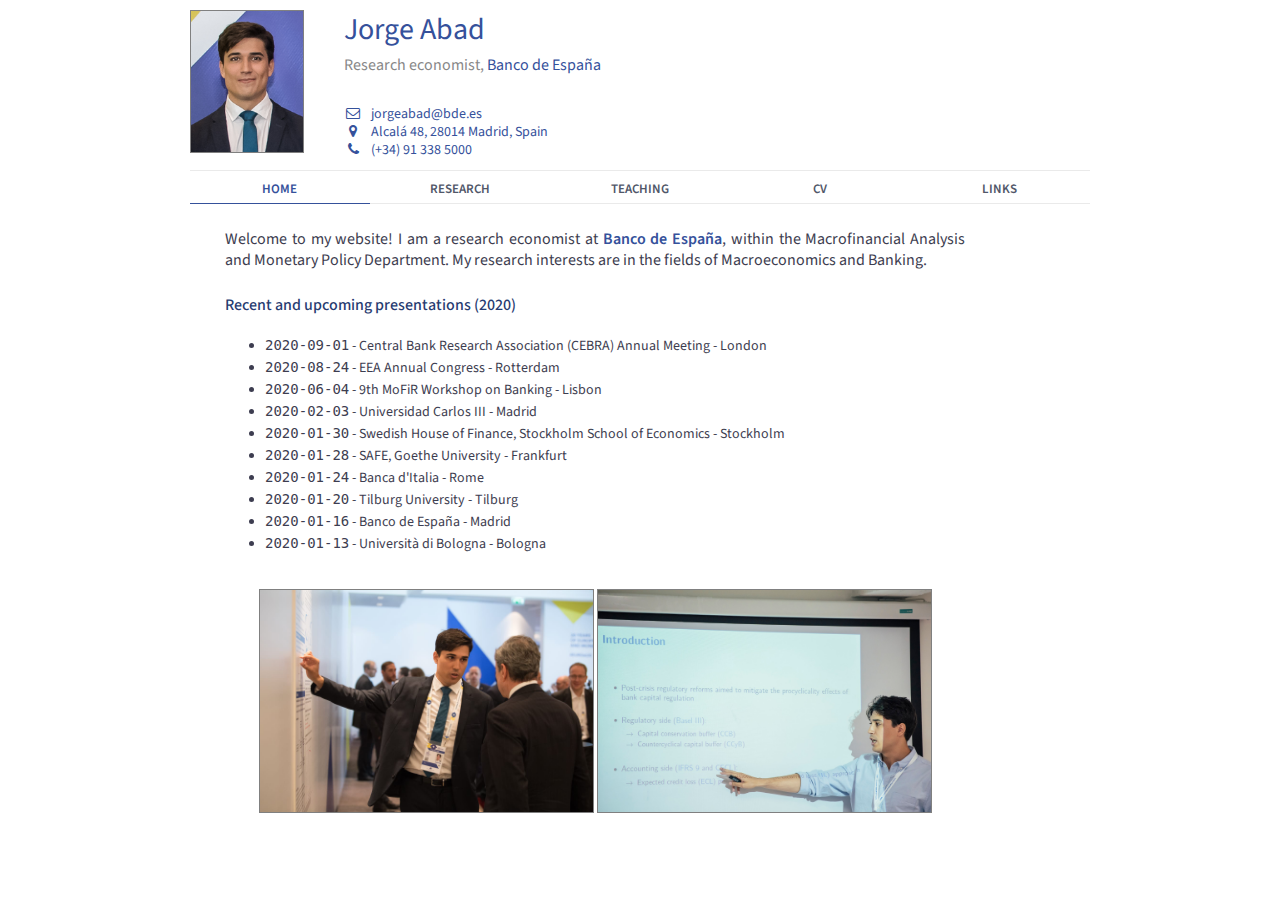
<file: index.html>
<!DOCTYPE html>
<html lang="en">

<head>
  <!-- Global site tag (gtag.js) -->
  <script async   src="https://www.googletagmanager.com/gtag/js?id=UA-111677767-1"></script>
  <script>
  window.dataLayer = window.dataLayer || [];
  function gtag(){dataLayer.push(arguments);}
  gtag('js', new Date());

  gtag('config', 'UA-111677767-1');
  </script>

  <meta charset="UTF-8">
  <meta http-equiv="X-UA-Compatible" content="IE=edge">
  <meta name="viewport" content="width=device-width, initial-scale=1">

  <title>Jorge Abad - Home</title>
  <meta name="author" content="Jorge Abad">
  <meta name="description" content="Personal website of Jorge Abad, Research Economist at Banco de España">

  <!-- favicon -->
  <link href="favicon.ico" rel=icon>

  <!-- web-fonts -->
  <link href="https://fonts.googleapis.com/css?family=Source+Sans+Pro&display=swap" rel="stylesheet">

  <!-- Font Awesome -->
  <link rel="stylesheet" href="assets/icons/font-awesome-4.7.0/css/font-awesome.min.css">

  <!-- CSS stylesheet -->
  <link rel="stylesheet" href="css/style_2020.css">
</head>

<body>
  <div class="main-wrapper">

    <!-- Header -->
    <div class="header">
      <div class="picture">
        <img src="img\profile.png" alt="" width="112" style="border:1px solid gray;margin:0px">
      </div>

      <div class="header-title"><h1>Jorge Abad</h1></div>
      <div class="header-subtitle"><h2>Research economist, <a href="https://www.bde.es/bde/en/" target="_blank">Banco de España</a></h1></div>

        <!-- Contact info -->
        <div class="contact">
          <ul>
            <li><a href="mailto:jorgeabad@bde.es" target="_blank"><i class="fa fa-envelope-o fa-fw" aria-hidden="true"></i>&nbsp;&nbsp; jorgeabad@bde.es</a></li>
            <li><a href="https://goo.gl/maps/ozuDy9U6jLhQvBno6" target="_blank"><i class="fa fa-map-marker fa-fw" aria-hidden="true"></i>&nbsp;&nbsp; Alcalá 48, 28014 Madrid, Spain</a></li>
            <li><a href="tel:+34913385000" target="_blank"><i class="fa fa-phone fa-fw" aria-hidden="true"></i>&nbsp;&nbsp; (+34) 91 338 5000</a></li>
          </ul>
        </div>
      </div>

    <!-- Navigation bar -->
    <div class="topnav">
      <a class="current" href="index.html">Home</a>
      <a href="research.html">Research</a>
      <a href="teaching.html">Teaching</a>
      <a href="cv.html">CV</a>
      <a href="links.html">Links</a>
    </div>

    <div class="home main-col">
      <div class="grid-container">
        <div class="col-main">
          Welcome to my website! I am a research economist at <a href="https://www.bde.es/bde/en/" target="_blank">Banco de España</a>, within the Macrofinancial Analysis and Monetary Policy Department. My research interests are in the fields of Macroeconomics and Banking.

        <div class="talks"><h3>Recent and upcoming presentations (2020)</h3>
          <ul>
            <li><date-font>2020-09-01</date-font> - Central Bank Research Association (CEBRA) Annual Meeting - London</li>
            <li><date-font>2020-08-24</date-font> - EEA Annual Congress - Rotterdam</li>
            <li><date-font>2020-06-04</date-font> - 9th MoFiR Workshop on Banking - Lisbon</li>
            <li><date-font>2020-02-03</date-font> - Universidad Carlos III - Madrid</li>
            <li><date-font>2020-01-30</date-font> - Swedish House of Finance, Stockholm School of Economics - Stockholm</li>
            <li><date-font>2020-01-28</date-font> - SAFE, Goethe University - Frankfurt</li>
            <li><date-font>2020-01-24</date-font> - Banca d'Italia - Rome</li>
            <li><date-font>2020-01-20</date-font> - Tilburg University - Tilburg</li>
            <li><date-font>2020-01-16</date-font> - Banco de España - Madrid</li>
            <li><date-font>2020-01-13</date-font> - Università di Bologna - Bologna</li>
          </ul>
        <div class="photos">
          <img src="img\sintra.jpg" alt="" width="45%" style="float:center; border:1px solid gray;margin:0px">
          <img src="img\ff.jpg" alt="" width="45%" style="float:center; border:1px solid gray;margin:0px">
        </div>
      </div>

        </div>
        </div>
      </div>

      </div>


    <!-- Footer -->

  </div>

</body>

</html>
</file>
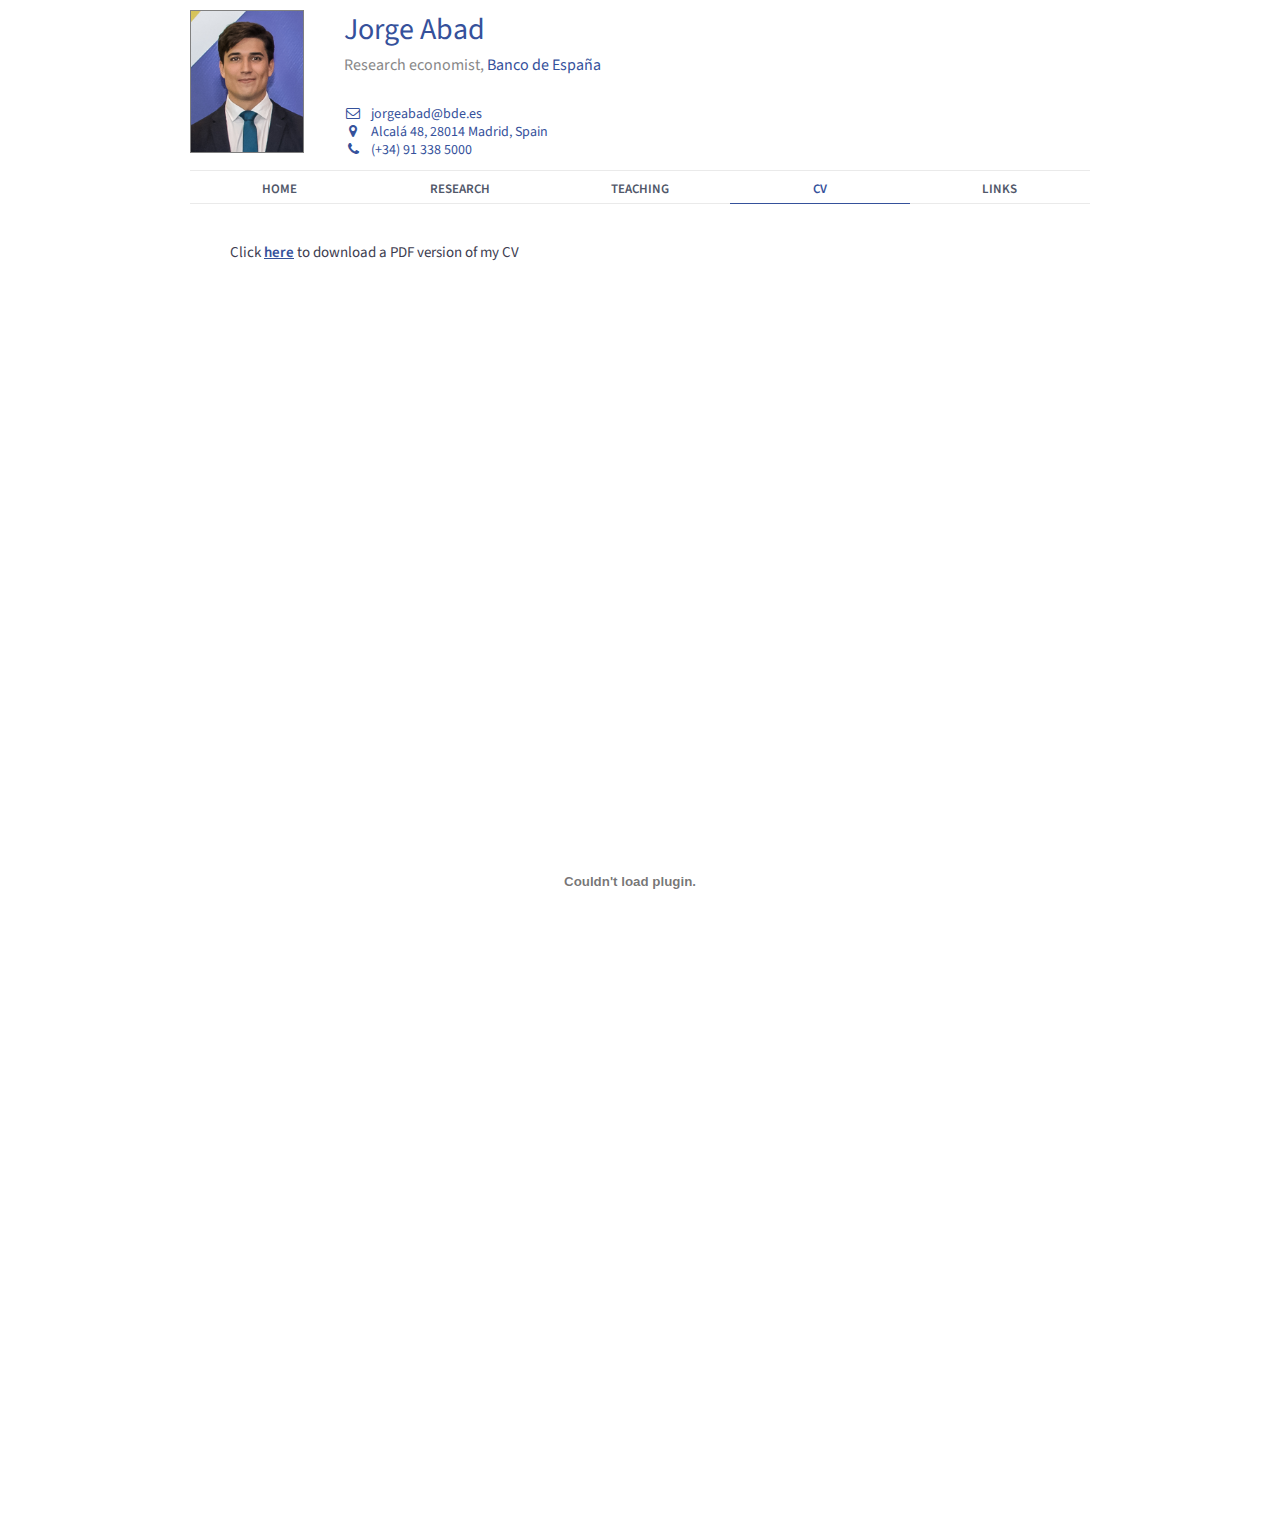
<file: cv.html>
<!DOCTYPE html>
<html lang="en">

<head>
  <!-- Global site tag (gtag.js) -->
  <script async   src="https://www.googletagmanager.com/gtag/js?id=UA-111677767-1"></script>
  <script>
  window.dataLayer = window.dataLayer || [];
  function gtag(){dataLayer.push(arguments);}
  gtag('js', new Date());

  gtag('config', 'UA-111677767-1');
  </script>

  <meta charset="UTF-8">
  <meta http-equiv="X-UA-Compatible" content="IE=edge">
  <meta name="viewport" content="width=device-width, initial-scale=1">

  <title>Jorge Abad - CV</title>
  <meta name="author" content="Jorge Abad">
  <meta name="description" content="Personal website of Jorge Abad, Research Economist at Banco de España">

  <!-- favicon -->
  <link href="favicon.ico" rel=icon>

  <!-- web-fonts -->
  <link href="https://fonts.googleapis.com/css?family=Source+Sans+Pro&display=swap" rel="stylesheet">

  <!-- Font Awesome -->
  <link rel="stylesheet" href="assets/icons/font-awesome-4.7.0/css/font-awesome.min.css">

  <!-- CSS stylesheet -->
  <link rel="stylesheet" href="css/style_2020.css">
</head>

<body>
  <div class="main-wrapper">

    <!-- Header -->
    <div class="header">
      <div class="picture">
        <img src="img\profile.png" alt="" width="112" style="border:1px solid gray;margin:0px">
      </div>

      <div class="header-title"><h1>Jorge Abad</h1></div>
      <div class="header-subtitle"><h2>Research economist, <a href="https://www.bde.es/bde/en/" target="_blank">Banco de España</a></h1></div>

        <!-- Main column
        <div class="intro-col">
          Welcome to my website! I am a PhD student in Economics at <a href="http://www.cemfi.es" target="_blank">CEMFI</a> (Madrid). My research interests are in the fields of Macroeconomics and Banking.
         -->

        <!-- Contact info -->
        <div class="contact">
          <ul>
            <li><a href="mailto:jorgeabad@bde.es" target="_blank"><i class="fa fa-envelope-o fa-fw" aria-hidden="true"></i>&nbsp;&nbsp; jorgeabad@bde.es</a></li>
            <li><a href="https://goo.gl/maps/ozuDy9U6jLhQvBno6" target="_blank"><i class="fa fa-map-marker fa-fw" aria-hidden="true"></i>&nbsp;&nbsp; Alcalá 48, 28014 Madrid, Spain</a></li>
            <li><a href="tel:+34913385000" target="_blank"><i class="fa fa-phone fa-fw" aria-hidden="true"></i>&nbsp;&nbsp; (+34) 91 338 5000</a></li>
          </ul>
        </div>
      </div>

    <!-- Navigation bar -->
    <div class="topnav">
      <a href="index.html">Home</a>
      <a href="research.html">Research</a>
      <a href="teaching.html">Teaching</a>
      <a class="current" href="cv.html">CV</a>
      <a href="links.html">Links</a>
    </div>

    <!-- Main column -->
    <div class="cv main-col">
    <p>Click <a href="doc\cv\abad-cv.pdf" target="_blank"><b><u>here</u></b></a> to download a PDF version of my CV</p>
      <embed src="doc\cv\abad-cv.pdf" width="800px" height="1200px" />
    </div>

    <!-- Footer -->
    <div class="footer">
    </div>

  </div>

</body>

</html>
</file>
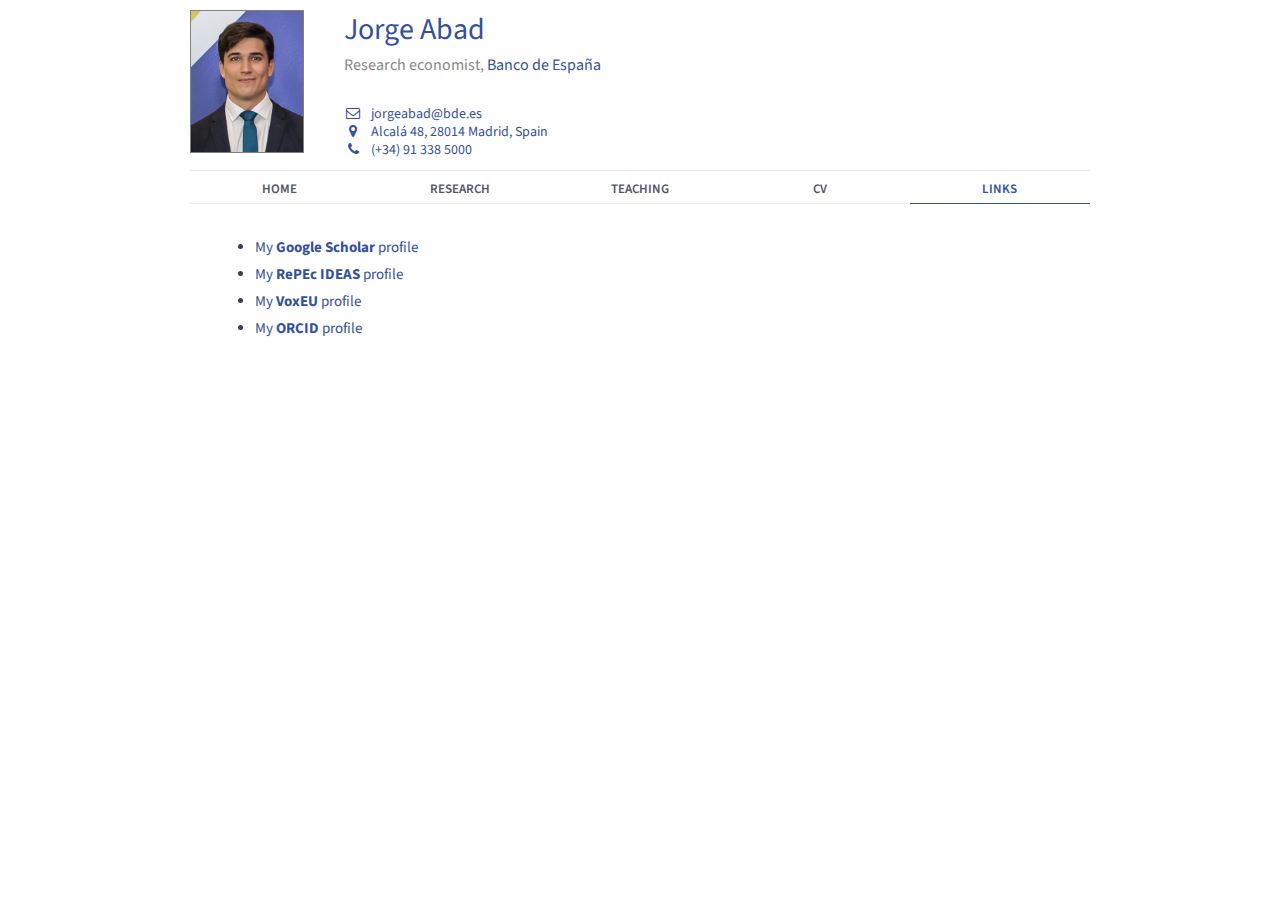
<file: links.html>
<!DOCTYPE html>
<html lang="en">

<head>

  <!-- Global site tag (gtag.js) -->
  <script async   src="https://www.googletagmanager.com/gtag/js?id=UA-111677767-1"></script>
  <script>
  window.dataLayer = window.dataLayer || [];
  function gtag(){dataLayer.push(arguments);}
  gtag('js', new Date());

  gtag('config', 'UA-111677767-1');
  </script>

  <meta charset="UTF-8">
  <meta http-equiv="X-UA-Compatible" content="IE=edge">
  <meta name="viewport" content="width=device-width, initial-scale=1">

  <title>Jorge Abad - Links</title>
  <meta name="author" content="Jorge Abad">
  <meta name="description" content="Personal website of Jorge Abad, Research Economist at Banco de España">

  <!-- favicon -->
  <link href="favicon.ico" rel=icon>

  <!-- web-fonts -->
  <link href="https://fonts.googleapis.com/css?family=Source+Sans+Pro&display=swap" rel="stylesheet">

  <!-- Font Awesome -->
  <link rel="stylesheet" href="assets/icons/font-awesome-4.7.0/css/font-awesome.min.css">

  <!-- CSS stylesheet -->
  <link rel="stylesheet" href="css/style_2020.css">
</head>

<body>
  <div class="main-wrapper">

    <!-- Header -->
    <div class="header">
      <div class="picture">
        <img src="img\profile.png" alt="" width="112" style="border:1px solid gray;margin:0px">
      </div>

      <div class="header-title"><h1>Jorge Abad</h1></div>
      <div class="header-subtitle"><h2>Research economist, <a href="https://www.bde.es/bde/en/" target="_blank">Banco de España</a></h1></div>

        <!-- Main column
        <div class="intro-col">
          Welcome to my website! I am a PhD student in Economics at <a href="http://www.cemfi.es" target="_blank">CEMFI</a> (Madrid). My research interests are in the fields of Macroeconomics and Banking.
         -->

         <!-- Contact info -->
         <div class="contact">
           <ul>
            <li><a href="mailto:jorgeabad@bde.es" target="_blank"><i class="fa fa-envelope-o fa-fw" aria-hidden="true"></i>&nbsp;&nbsp; jorgeabad@bde.es</a></li>
            <li><a href="https://goo.gl/maps/ozuDy9U6jLhQvBno6" target="_blank"><i class="fa fa-map-marker fa-fw" aria-hidden="true"></i>&nbsp;&nbsp; Alcalá 48, 28014 Madrid, Spain</a></li>
            <li><a href="tel:+34913385000" target="_blank"><i class="fa fa-phone fa-fw" aria-hidden="true"></i>&nbsp;&nbsp; (+34) 91 338 5000</a></li>
           </ul>
         </div>
      </div>

    <!-- Navigation bar -->
    <div class="topnav">
      <a href="index.html">Home</a>
      <a href="research.html">Research</a>
      <a href="teaching.html">Teaching</a>
      <a href="cv.html">CV</a>
      <a class="current" href="links.html">Links</a>
    </div>

    <!-- Main column -->
    <div class="links main-col">
      <!-- Links -->
        <ul>
          <li><a href="https://scholar.google.be/citations?user=i2DuKQEAAAAJ&hl=en" target="_blank">My <b>Google Scholar</b> profile</a></li>
          <li><a href="https://ideas.repec.org/f/pab367.html" target="_blank">My <b>RePEc IDEAS</b> profile</a></li>
          <li><a href="https://voxeu.org/users/jorge-abad" target="_blank">My <b>VoxEU</b> profile</a></li>
          <li><a href="https://orcid.org/0000-0002-4482-1463" target="_blank">My <b>ORCID</b> profile</a></li>
        </ul>
    </div>

    <!-- Footer -->
    <div class="footer">
    </div>

  </div>

</body>

</html>
</file>
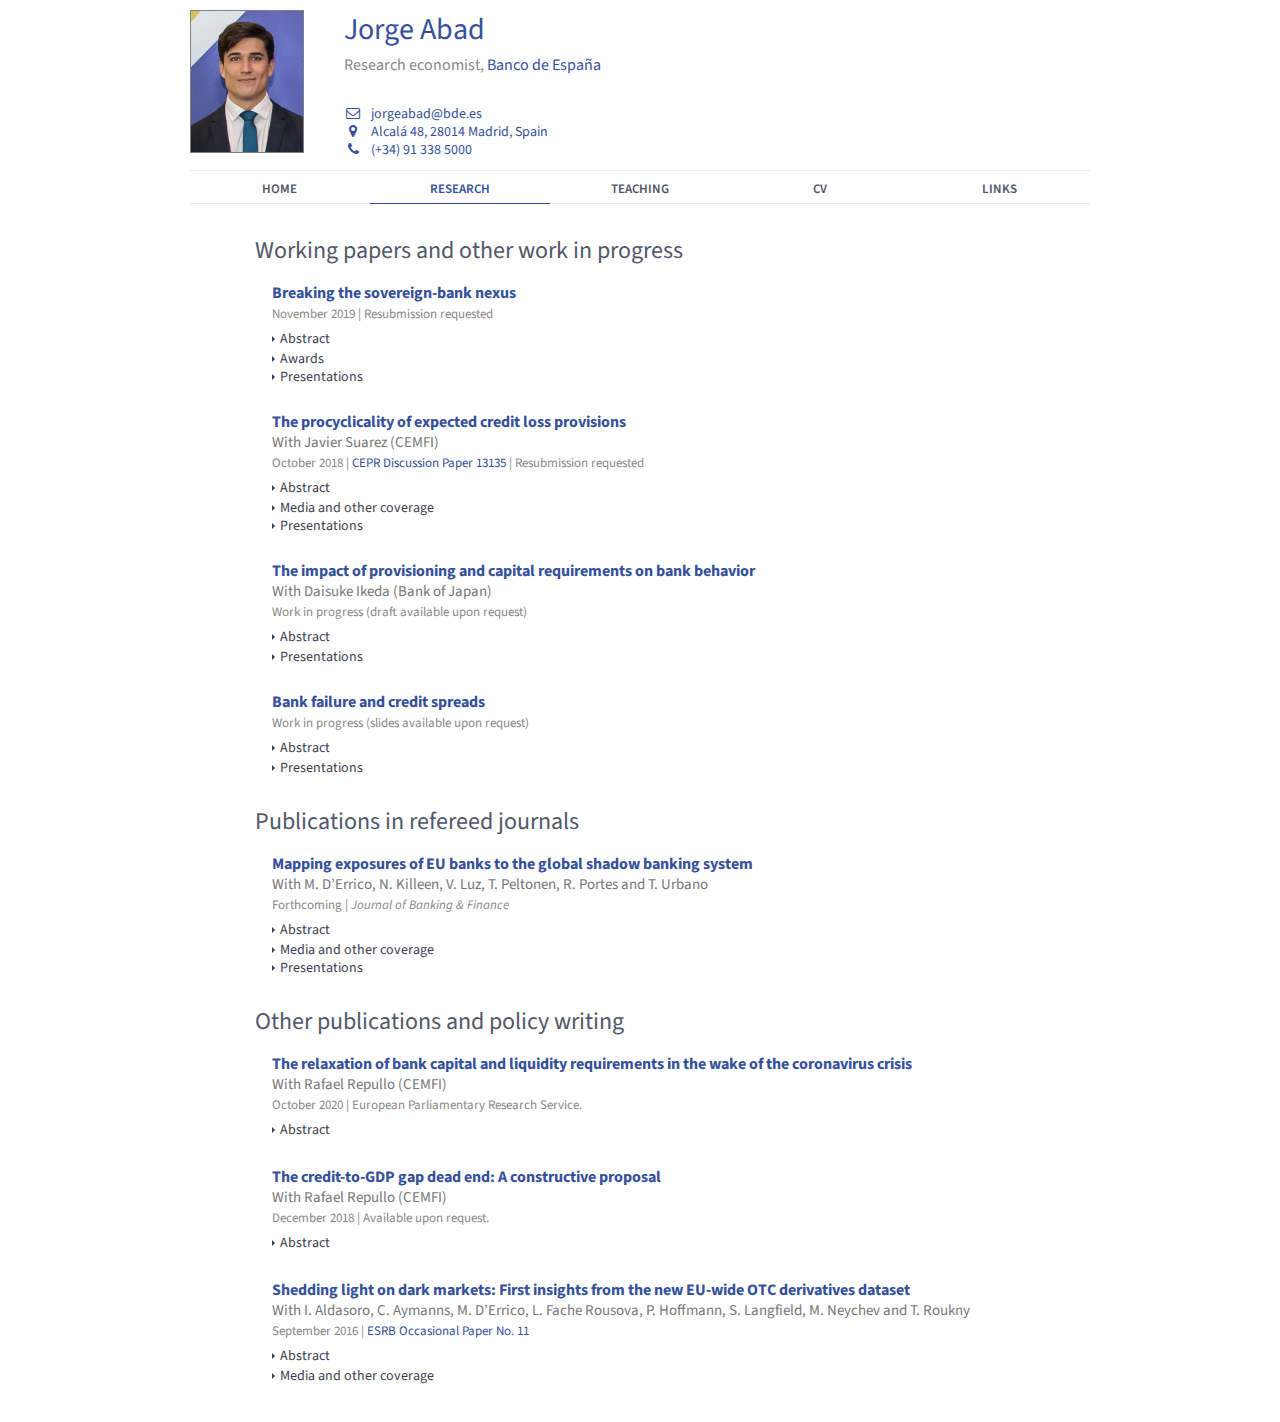
<file: research.html>
﻿<!DOCTYPE html>
<html lang="en">

<head>
  <!-- Global site tag (gtag.js) -->
  <script async   src="https://www.googletagmanager.com/gtag/js?id=UA-111677767-1"></script>
  <script>
  window.dataLayer = window.dataLayer || [];
  function gtag(){dataLayer.push(arguments);}
  gtag('js', new Date());

  gtag('config', 'UA-111677767-1');
  </script>

  <meta charset="UTF-8">
  <meta http-equiv="X-UA-Compatible" content="IE=edge">
  <meta name="viewport" content="width=device-width, initial-scale=1">

  <title>Jorge Abad - Research</title>
  <meta name="author" content="Jorge Abad">
  <meta name="description" content="Personal website of Jorge Abad, Research Economist at Banco de España">

  <!-- favicon -->
  <link href="favicon.ico" rel=icon>

  <!-- web-fonts -->
  <link href="https://fonts.googleapis.com/css?family=Source+Sans+Pro&display=swap" rel="stylesheet">

  <!-- Font Awesome -->
  <link rel="stylesheet" href="assets/icons/font-awesome-4.7.0/css/font-awesome.min.css">

  <!-- CSS stylesheet -->
  <link rel="stylesheet" href="css/style_2020.css">
</head>

<body>
  <div class="main-wrapper">

    <!-- Header -->
    <div class="header">
      <div class="picture">
        <img src="img\profile.png" alt="" width="112" style="border:1px solid gray;margin:0px">
      </div>

      <div class="header-title"><h1>Jorge Abad</h1></div>
      <div class="header-subtitle"><h2>Research economist, <a href="https://www.bde.es/bde/en/" target="_blank">Banco de España</a></h1></div>

        <!-- Main column
        <div class="intro-col">
          Welcome to my website! I am a PhD student in Economics at <a href="http://www.cemfi.es" target="_blank">CEMFI</a> (Madrid). My research interests are in the fields of Macroeconomics and Banking.
         -->

         <!-- Contact info -->
         <div class="contact">
           <ul>
            <li><a href="mailto:jorgeabad@bde.es" target="_blank"><i class="fa fa-envelope-o fa-fw" aria-hidden="true"></i>&nbsp;&nbsp; jorgeabad@bde.es</a></li>
            <li><a href="https://goo.gl/maps/ozuDy9U6jLhQvBno6" target="_blank"><i class="fa fa-map-marker fa-fw" aria-hidden="true"></i>&nbsp;&nbsp; Alcalá 48, 28014 Madrid, Spain</a></li>
            <li><a href="tel:+34913385000" target="_blank"><i class="fa fa-phone fa-fw" aria-hidden="true"></i>&nbsp;&nbsp; (+34) 91 338 5000</a></li>
           </ul>
         </div>
      </div>

    <!-- Navigation bar -->
    <div class="topnav">
      <a href="index.html">Home</a>
      <a class="current" href="research.html">Research</a>
      <a href="teaching.html">Teaching</a>
      <a href="cv.html">CV</a>
      <a href="links.html">Links</a>
    </div>

    <!-- Main column -->
    <div class="research res-main-col">

      <h2>Working papers and other work in progress</h2>
	  
      <div class="research-item">

        <h3><a href="doc\research\abad_sovereign_bank_nexus.pdf" target="_blank">Breaking the sovereign-bank nexus</a></h3>
		<div class="date">November 2019 | Resubmission requested</div>

   
		<div class="abstract">
          <div class="wrap-collabsible">
            <input id="col-abs-1" class="toggle" type="checkbox">
            <label for="col-abs-1" class="lbl-toggle">Abstract</label>
            <div class="collapsible-content">
              <div class="content-inner">
				This paper develops a quantitative dynamic general equilibrium model 
				that features endogenous bank failure and sovereign default risk. It 
				studies the feedback loop between sovereign and banking crises, and 
				evaluates the effectiveness of bank capital regulation in addressing
				it. In the model, bank failure contributes to an increase of sovereign
				default risk through the government bailout of bank creditors. Meanwhile, 
				holding high-yield risky sovereign bonds may be attractive to banks 
				protected by limited liability. By increasing banks' failure risk and 
				their funding costs, sovereign exposures hurt bank lending and contribute 
				to further contractions in aggregate economic activity. Capital requirements 
				shape banks' incentives to invest in sovereign debt. More stringent capital 
				regulation makes banks safer, weakening the sovereign-bank nexus. This comes 
				at the cost of constraining the overall supply of credit.
			  </div>
            </div>
          </div>
        </div>

		<div class="awards">
          <div class="wrap-collabsible">
            <input id="col-awd-1" class="toggle" type="checkbox">
            <label for="col-awd-1" class="lbl-toggle">Awards</label>
            <div class="collapsible-content">
              <div class="content-inner">
                <ul>
					<li><a href="https://www.unicreditgroup.eu/content/dam/unicreditgroup-eu/ucfoundation/WorkingPapers/2019/WP-129-EU-JMBPA-Abad.pdf#page=1" target="_blank"><b>2019 EEA Econ Job Market Best Paper Award, UniCredit Foundation (winner)</b></a></li>
					<li><a href="https://www.ecb.europa.eu/pub/conferences/ecbforum/previous_fora/2019/html/ye2019.en.html" target="_blank"><b>2019 ECB Forum Young Economists' Competition (finalist)</b></a></li>
					<li><a href="https://www.suerf.org/marjolin-prizes/1401/the-2019-suerf-marjolin-prize-winner" target="_blank"><b>2019 SUERF Marjolin Prize (winner)</b></a></li>
					<li><a href="" target="_blank"><b>2017 CEMFI Best Third Year Paper (winner)</b></a></li>
                </ul>
              </div>
            </div>
          </div>
        </div>

	
        <div class="presentations">
          <div class="wrap-collabsible">
            <input id="col-pres-1" class="toggle" type="checkbox">
            <label for="col-pres-1" class="lbl-toggle">Presentations</label>
            <div class="collapsible-content">
              <div class="content-inner">
                <ul>
                  <li>Central Bank Research Association (CEBRA) Annual Meeting (London, Sep 2020)</li>
                  <li>EEA Annual Congress (Rotterdam, Aug 2020)</li>
                  <li>9th MoFiR Workshop on Banking (Lisbon, Jun 2020)</li>
                  <li>Universidad Carlos III (Madrid, Feb 2020)</li>
                  <li>Swedish House of Finance, Stockholm School of Economics (Stockholm, Jan 2020)</li>
                  <li>SAFE, Goethe University (Frankfurt, Jan 2020)</li>
                  <li>Banca d'Italia (Rome, Jan 2020)</li>
                  <li>Tilburg University (Tilburg, Jan 2020)</li>
                  <li>Banco de España (Madrid, Jan 2020)</li>
                  <li>Università di Bologna (Bologna, Jan 2020)</li>
                  <li>ECB Conference on Fiscal Policy and EMU Governance (Frankfurt, Dec 2019)</li>
                  <li>European Winter Meeting of the Econometric Society (Rotterdam, Dec 2019)</li>
                  <li>Symposium of the Spanish Economic Association (SAEe) (Alicante, Dec 2019)</li>
                  <li>2nd CEPR Summer Conference on Financial Intermediation and Corporate Finance (Athens, Sep 2019)</li>
                  <li>ECB Forum on Central Banking (Sintra, Jun 2019)</li>
                  <li>Financial Intermediation Research Society (FIRS) PhD Job-Market Session (Savannah, May 2019)</li>
                  <li>New York University Student Macro Lunch (May 2019)</li>
                  <li>DebtCon3 Sovereign Debt Research and Management Conference (Georgetown University, Apr 2019)</li>
                  <li>34th SUERF-Banque de France Colloquium (Paris, March 2019)</li>
                  <li>17th Workshop on Macroeconomic Dynamics (EIEF-LUISS, Rome, Dec 2018)</li>
                  <li>DBB-SAFE-DIW-IWH Conference on Financial Cycles and Regulation (Bundesbank, Frankfurt, Nov 2018)</li>
                  <li>ESRB-European Central Bank (Frankfurt, Nov 2018)</li>
                  <li>Spanish National Securities Exchange Commission (CNMV, Madrid, Oct 2018)</li>
                  <li>XIII Conference on Financial Stability and Banking (Banco Central do Brasil, Sao Paulo, Oct 2018)</li>
                  <li>Deutsche Bundesbank seminar (Frankfurt, Sep 2018)</li>
                  <li>Bank of England seminar (London, Jul 2018)</li>
                  <li>7th Research Workshop in Financial Economics (University of Bonn, Jul 2018)</li>
                  <li>26th AEFIN Finance Forum (Universidad de Cantabria, Jul 2018)</li>
                  <li>AEFIN PhD Consortium (Santander Financial Institute, Jul 2018)</li>
                  <li>2nd CEPR Network on Macroeconomic Modelling and Model Comparison (Stanford University, Jun 2018)</li>
                  <li>3rd Conference on Financial Markets and Macroeconomic Performance (Goethe University, May 2018)</li>
                  <li>3rd CEPR Spring Symposium in Financial Economics (Imperial College London, Apr 2018)</li>
                  <li>ADEMU Conference on “Sovereign Debt in the 21st Century” (Toulouse School of Economics, Apr 2018)</li>
                  <li>Royal Economic Society (RES) Symposium of Junior Researchers (University of Sussex, Mar 2018)</li>
                  <li>Workshop on Nonlinear Models in Macroeconomics and Finance (Norges Bank, Oslo, Jan 2018)</li>
                </ul>
              </div>
            </div>
          </div>
        </div>
      </div>

	<div class="research-item">

        <h3><a href="doc/research/Abad-Suarez_paper_October_2018.pdf" target="_blank">The procyclicality of expected credit loss provisions</a></h3>
        <h4>With Javier Suarez (CEMFI)</h4>
        <div class="date">October 2018 | <a href="http://cepr.org/active/publications/discussion_papers/dp.php?dpno=13135" target="_blank">CEPR Discussion Paper 13135</a> | Resubmission requested</div> <!--| Prepared for the <a href="https://www.riksbank.se/en-gb/press-and-published/conferences/2018/annual-macroprudential-conference-15-16-june-2018/" target="_blank">Sveriges Riksbank 2018 Annual Macroprudential Conference</a>-->

   
		<div class="abstract">
          <div class="wrap-collabsible">
            <input id="col-abs-2" class="toggle" type="checkbox">
            <label for="col-abs-2" class="lbl-toggle">Abstract</label>
            <div class="collapsible-content">
              <div class="content-inner">
				The Great Recession has pushed accounting standards for banks' loan 
				loss provisioning to shift from an incurred loss approach to an expected 
				credit loss approach. IFRS 9 and the incoming update of US GAAP imply a 
				more timely recognition of credit losses but also greater responsiveness 
				to changes in aggregate conditions, which raises procyclicality concerns. 
				This paper develops and calibrates a recursive ratings-migration model to 
				assess the impact of different provisioning approaches on the cyclicality 
				of banks' profits and regulatory capital. The model is used to analyze the 
				effectiveness of potential policy responses to the procyclicality problem.
			  </div>
            </div>
          </div>
        </div>
		
		<div class="coverage">
          <div class="wrap-collabsible">
            <input id="col-cov-1" class="toggle" type="checkbox">
            <label for="col-cov-1" class="lbl-toggle">Media and other coverage</label>
            <div class="collapsible-content">
              <div class="content-inner">
                <ul>
                  <li><a href="https://voxeu.org/article/covid-19-and-expected-loss-provisioning" target="_blank"><b>VoxEU.org</b>: IFRS 9 and COVID-19: Delay and freeze the transitional arrangements clock</a></li>
                  <li><a href="https://www.esrb.europa.eu/news/pr/date/2017/html/esrb.pr170717.en.html" target="_blank"><b>ESRB</b>: Report on the financial stability implications of IFRS 9</a></li>
                  <li><a href="https://www.esrb.europa.eu/news/speeches/date/2017/html/esrb.sp170921.en.html" target="_blank"><b>M. Draghi</b> (ECB President): "Building on the achievements of post-crisis reforms"</a></li>
                  <li><a href="http://bruegel.org/2017/11/accounting-for-true-worth-the-economics-of-ifrs9/" target="_blank"><b>Bruegel Blog</b>: "Accounting for true worth: the economics of IFRS9"</a></li>
                  <li><a href="http://www.reuters.com/article/us-eu-banks-accounting-idUSKBN1A214J" target="_blank"><b>Reuters</b>: "New rules for banks may make crises worse, stability agency says"</a> </li>
                </ul>
              </div>
            </div>
          </div>
        </div>
		
		<div class="presentations">
          <div class="wrap-collabsible">
            <input id="col-pres-2" class="toggle" type="checkbox">
            <label for="col-pres-2" class="lbl-toggle">Presentations</label>
            <div class="collapsible-content">
              <div class="content-inner">
                 <div class="note-presentations">(Excluding presentations by coauthors)</div>
                 <ul>
                  <li>Financial Intermediation Research Society (FIRS) Conference (Savannah, May 2019)</li>
                  <li>Bank of England seminar (London, Jun 2018)</li>
                  <li>Symposium of the Spanish Economic Association (SAEe) (Barcelona, Dec 2017)</li>
                 </ul>
              </div>
            </div>
          </div>
        </div>
	
      </div>  
	  
    <div class="research-item">

        <h3>The impact of provisioning and capital requirements on bank behavior</h3>
        <h4>With Daisuke Ikeda (Bank of Japan)</h4>
        <div class="date">Work in progress (draft available upon request)</div>

		
		<div class="abstract">
          <div class="wrap-collabsible">
            <input id="col-abs-3" class="toggle" type="checkbox">
            <label for="col-abs-3" class="lbl-toggle">Abstract</label>
            <div class="collapsible-content">
              <div class="content-inner">
					Post-crisis regulatory reforms, especially enhanced capital requirements and 
					expected credit loss provisioning, intend to make banks resilient to negative 
					shocks, so that they can continue to supply credit to the real economy during 
					episodes of stress, and to mitigate the potential procyclicality effects of 
					the previous regulatory framework. To examine the impact of such reforms on 
					bank behavior, especially lending, we develop a structural model of banking 
					that features endogenous bank lending and precautionary capital buffers. The 
					model illustrates the effect of various regulatory and provisioning frameworks 
					on the procyclicality of credit supply and bank equity capital.        			  
				</div>
            </div>
          </div>
        </div>

        <div class="presentations">
          <div class="wrap-collabsible">
            <input id="col-pres-3" class="toggle" type="checkbox">
            <label for="col-pres-3" class="lbl-toggle">Presentations</label>
            <div class="collapsible-content">
              <div class="content-inner">
                 <div class="note-presentations">(Excluding presentations by coauthors)</div>
                 <ul>
                  <li>CEMFI (Madrid, Jun 2020)</li>
                  <li>27th AEFIN Finance Forum (UC3M, Madrid, Jul 2019)</li>
                  <li>Bank of England seminar (London, Aug 2018)</li>
                 </ul>
              </div>
            </div>
          </div>
        </div>
		
    </div>

      <div class="research-item">

        <h3><a href="doc\research\abad_bank_failure_credit_spreads.pdf" target="_blank">Bank failure and credit spreads</a></h3>
        <div class="date">Work in progress (slides available upon request)</div>
		
 		<div class="abstract">
          <div class="wrap-collabsible">
            <input id="col-abs-4" class="toggle" type="checkbox">
            <label for="col-abs-4" class="lbl-toggle">Abstract</label>
            <div class="collapsible-content">
              <div class="content-inner">
					This paper develops a macroeconomic model in which banks intermediate funds 
					between households and firms, and are subject to failure risk. Using the model, 
					it is possible to decompose credit spreads faced by bank borrowers in two components. 
					First, a scarcity premium arises when banks’ constraints tighten and bank equity 
					becomes relatively scarce at the aggregate level. Second, a failure risk premium 
					arises when bank risk is high and the deposit spreads faced by banks increase. 
					This decomposition is important for the optimal policy response to a banking crisis. 
					When the scarcity premium is the dominant force driving credit spreads, a reduction 
					in capital requirements (akin to a release of countercyclical capital buffers) can 
					effectively reduce funding costs of bank borrowers. If, instead, the failure risk 
					component dominates, a reduction in capital requirements can have the opposite effect, 
					leading to an increase in bank leverage and higher funding costs for banks, which 
					translate into higher borrowing costs for non-financial borrowers with adverse 
					consequences for aggregate activity.
				</div>
            </div>
          </div>
        </div>
	
        <div class="presentations">
          <div class="wrap-collabsible">
            <input id="col-pres-4" class="toggle" type="checkbox">
            <label for="col-pres-4" class="lbl-toggle">Presentations</label>
            <div class="collapsible-content">
              <div class="content-inner">
                 <ul>
                  <li>New York University (May 2019)</li>
                 </ul>
              </div>
            </div>
          </div>
        </div>

      </div>

      <h2>Publications in refereed journals</h2>        
		  
      <div class="research-item">
        <h3><a href="https://www.sciencedirect.com/science/article/pii/S0378426621001278" target="_blank">Mapping exposures of EU banks to the global shadow banking system</a></h3>
        <h4>With M. D’Errico, N. Killeen, V. Luz, T. Peltonen, R. Portes and T. Urbano</h4>
        <!-- <div class="date">March 2017 | <a href="http://www.nber.org/papers/w23280" target="_blank">NBER Working Paper 23280</a> | <a href="http://cepr.org/active/publications/discussion_papers/dp.php?dpno=11919" target="_blank">CEPR Discussion Paper 11919</a> | <a href="doc/research/esrbwp40.en.pdf" target="_blank">ESRB Working Paper 40</a> | Resubmission requested</div> -->
        <div class="date">Forthcoming | <em>Journal of Banking & Finance</em> </div>

		<div class="abstract">
          <div class="wrap-collabsible">
            <input id="col-abs-eba" class="toggle" type="checkbox">
            <label for="col-abs-eba" class="lbl-toggle">Abstract</label>
            <div class="collapsible-content">
              <div class="content-inner">
				This paper provides a unique snapshot of the asset exposures of EU banks to shadow banking 
				entities within the global financial system. Drawing on a rich and novel dataset, we show 
				that 60 per cent of the EU banks’ exposures are towards non-EU entities, particularly 
				US-domiciled shadow banking entities. We assess the degree of concentration across 
				different types of shadow banking counterparties. We show that while banks’ exposures are 
				diversified at the individual level, this diversification leads to high overlap across 
				different types of shadow banking entities, with consequent systemic risk. We also examine 
				how bank- and country-level characteristics relate to the exposures of EU banks to shadow 
				banking entities. Our results emphasise the importance of monitoring these cross-border 
				and cross-sector exposures and closing remaining data gaps.
			  </div>
            </div>
          </div>
        </div>
		
		<div class="coverage">
          <div class="wrap-collabsible">
            <input id="col-cov-eba" class="toggle" type="checkbox">
            <label for="col-cov-eba" class="lbl-toggle">Media and other coverage</label>
            <div class="collapsible-content">
              <div class="content-inner">
                <ul>
                  <li><a href="http://voxeu.org/article/interconnectedness-between-eu-banks-and-shadow-banking-entities" target="_blank"><b>VoxEU.org</b> column</a></li>
                  <li><a href="https://www.esrb.europa.eu/news/speeches/date/2017/html/esrb.sp170921.en.html" target="_blank"><b>M. Draghi</b> (ECB President): "Building on the achievements of post-crisis reforms"</a></li>
                  <li><a href="https://www.wsj.com/articles/interconnectedness-between-eu-banks-and-shadow-banks-1493926584" target="_blank"><b>Wall Street Journal</b>: "Interconnectedness Between EU Banks and Shadow Banks"</a></li>
                  <li><a href="https://www.wsj.com/articles/shadow-banks-and-the-eu-1493111652" target="_blank"><b>Wall Street Journal</b>: "Shadow Banks and the EU"</a></li>
                  <li><a href="https://www.centralbanking.com/central-banks/financial-stability/3025741/shadow-banking-links-leave-eu-banks-vulnerable-esrb-paper" target="_blank"><b>CentralBanking.com</b>: "Shadow banking links leave EU banks vulnerable"</a></li>
                </ul>
              </div>
            </div>
          </div>
        </div>
		
		<div class="presentations">
          <div class="wrap-collabsible">
            <input id="col-pres-eba" class="toggle" type="checkbox">
            <label for="col-pres-eba" class="lbl-toggle">Presentations</label>
            <div class="collapsible-content">
              <div class="content-inner">
                 <div class="note-presentations">(Excluding presentations by coauthors)</div>
                 <ul>
                  <li>XII Seminar on Risk, Financial Stability and Banking (Banco Central do Brasil, Sao Paulo, Aug 2017)</li>
                  <li>11th Meeting of the ESRB Expert Group on Shadow Banking (ECB, Frankfurt, 2016)</li>
                 </ul>
              </div>
            </div>
          </div>
        </div>
		
      </div>
	  

      <h2>Other publications and policy writing</h2>
	  
	  <div class="research-item">
		  <h3><a href="https://www.europarl.europa.eu/RegData/etudes/IDAN/2020/651373/IPOL_IDA(2020)651373_EN.pdf" target="_blank">The relaxation of bank capital and liquidity requirements in the wake of the coronavirus crisis</a></h3>
		  <h4>With Rafael Repullo (CEMFI)</h4>
		  <div class="date">October 2020 | European Parliamentary Research Service.</div>
		  <div class="abstract">
          <div class="wrap-collabsible">
            <input id="col-abs-eurparl" class="toggle" type="checkbox">
            <label for="col-abs-eurparl" class="lbl-toggle">Abstract</label>
            <div class="collapsible-content">
              <div class="content-inner">
				EU banks entered the coronavirus crisis with high capital and
				liquidity buffers resulting from the reforms undertaken after the
				global financial crisis of 2007-2009. This allowed a bold and swift
				response by supervisors oriented towards supporting banks’
				ability to provide credit to the real economy. This paper provides
				an overview and an assessment of the regulatory response to the
				crisis, and suggestssome recommendations for the future design
				of countercyclical regulation.
			  </div>
            </div>
          </div>
        </div>
	  </div>
	  
	  <div class="research-item">
		  <h3>The credit-to-GDP gap dead end: A constructive proposal</h3>
		  <h4>With Rafael Repullo (CEMFI)</h4>
		  <div class="date">December 2018 | Available upon request.</div>
		  <div class="abstract">
          <div class="wrap-collabsible">
            <input id="col-abs-ccyb" class="toggle" type="checkbox">
            <label for="col-abs-ccyb" class="lbl-toggle">Abstract</label>
            <div class="collapsible-content">
              <div class="content-inner">
				The Countercyclical Capital Buffer (CCyB) is the most significant macroprudential element of 
				Basel III. Following the guidance of the Basel Committee, its practical design was based on 
				the deviation of the credit-to-GDP ratio with respect to its trend, the credit-to-GDP gap. 
				This ties the determination of the CCyB to a variable that, as noted by many critics, is late 
				in both signalling the build up and the release of the buffer. This note proposes a way out 
				of this dead end by computing the credit-to-GDP gap using a shorter window, say 8 years. The 
				results of applying this alternative gap measure to Spain show that it significantly improves 
				upon the standard measure so that buffers are more likely to be built up in good times and 
				released in bad times.
			  </div>
            </div>
          </div>
        </div>
	  </div>


      <div class="research-item">
        <h3><a href="doc/research/esrb_occasional_paper_11.en.pdf" target="_blank">Shedding light on dark markets: First insights from the new EU-wide OTC derivatives dataset</a></h3>
        <h4>With I. Aldasoro, C. Aymanns, M. D’Errico, L. Fache Rousova, P. Hoffmann, S. Langfield, M. Neychev and T. Roukny</h4>
        <div class="date">September 2016 | <a href="doc/research/esrb_occasional_paper_11.en.pdf" target="_blank">ESRB Occasional Paper No. 11</a></div>
        <div class="abstract">
          <div class="wrap-collabsible">
            <input id="col-abs-emir" class="toggle" type="checkbox">
            <label for="col-abs-emir" class="lbl-toggle">Abstract</label>
            <div class="collapsible-content">
              <div class="content-inner">
				We present a first analysis of the EU-wide transactions-level derivatives dataset collected 
				under the European Markets Infrastructure Regulation (EMIR). We describe the structure of 
				the dataset, drawing comparisons with existing survey-based evidence on derivatives markets, 
				and zoom in on three markets: interest rate, credit and foreign exchange derivatives. New 
				insights from each of these three markets provide the basis for further research.
			  </div>
            </div>
          </div>
        </div>
		
		<div class="coverage">
          <div class="wrap-collabsible">
            <input id="col-cov-emir" class="toggle" type="checkbox">
            <label for="col-cov-emir" class="lbl-toggle">Media and other coverage</label>
            <div class="collapsible-content">
              <div class="content-inner">
                <ul>
                  <li><a href="https://www.esrb.europa.eu/news/speeches/date/2018/html/esrb.sp180927.en.html" target="_blank"><b>M. Draghi</b> (ECB President): Welcome remarks at the third annual conference of the ESRB</a></li>
                  <li><a href="https://www.ecb.europa.eu/press/key/date/2017/html/ecb.sp170922_3.en.html" target="_blank"><b>V. Constâncio</b> (ECB Vice-President): "Macroprudential stress-tests and tools for the non-bank sector"</a></li>
                  <li><a href="https://www.ecb.europa.eu/press/key/date/2017/html/ecb.sp170511.en.html" target="_blank"><b>V. Constâncio</b> (ECB Vice-President): "Macroprudential policy in a changing financial system"</a> </li>
                  <li><a href="https://www.esrb.europa.eu/news/speeches/date/2016/html/sp160922.en.html" target="_blank"><b>M. Draghi</b> (ECB President): ESRB annual conference welcome address</a> </li>
                  <li><a href="https://www.centralbanking.com/central-banking/news/2471780/esrb-publishes-guide-to-otc-derivatives-database" target="_blank"><b>CentralBanking.com</b>: "ESRB publishes guide to OTC derivatives database"</a></li>
                </ul>
              </div>
            </div>
          </div>
        </div>

  </div>
  
  <p><p><p><p>
  
</div>

    <!-- Footer -->
    <div class="footer">
    </div>

  </div>

</body>

</html>
</file>
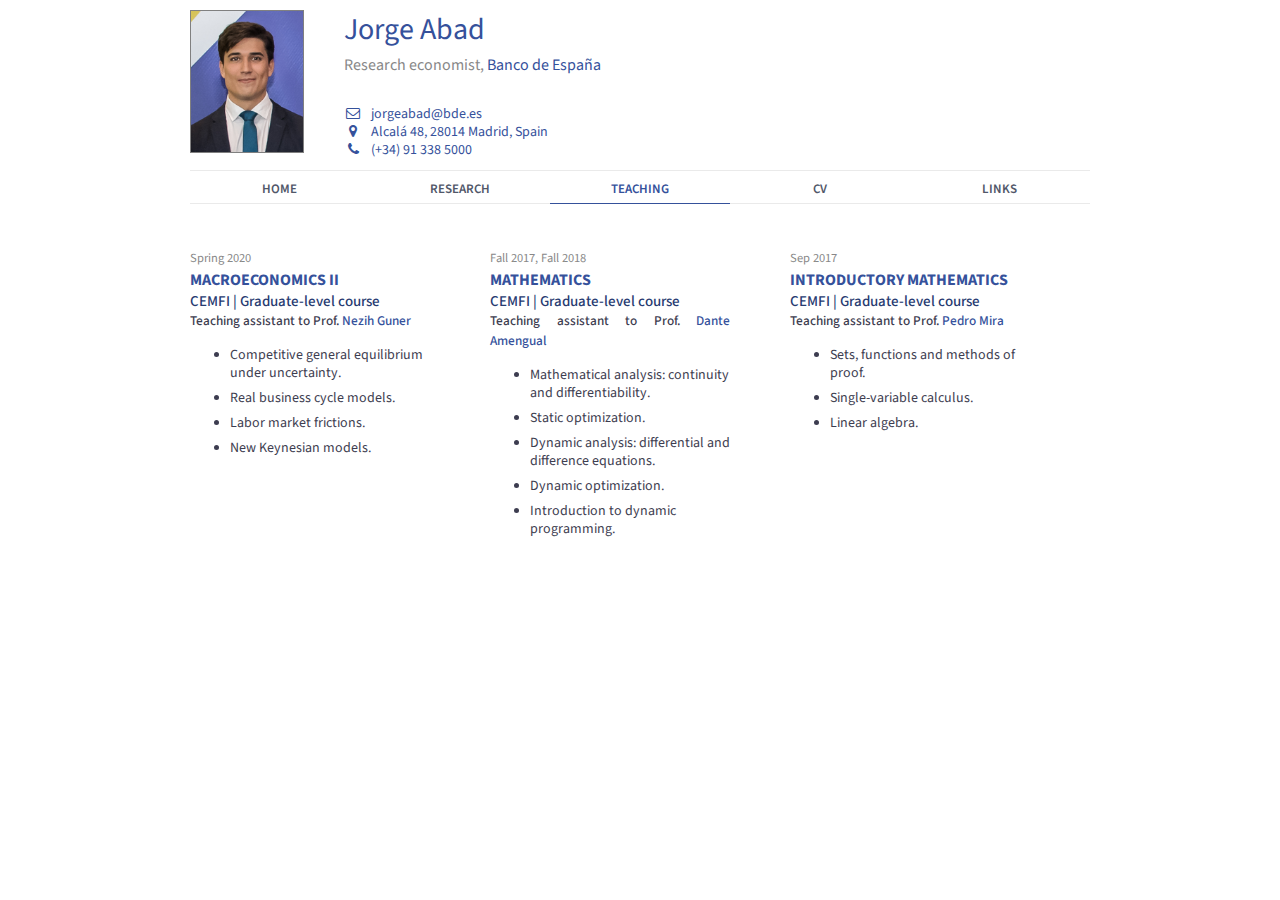
<file: teaching.html>
<!DOCTYPE html>
<html lang="en">

<head>

  <!-- Global site tag (gtag.js) -->
  <script async   src="https://www.googletagmanager.com/gtag/js?id=UA-111677767-1"></script>
  <script>
  window.dataLayer = window.dataLayer || [];
  function gtag(){dataLayer.push(arguments);}
  gtag('js', new Date());

  gtag('config', 'UA-111677767-1');
  </script>

  <meta charset="UTF-8">
  <meta http-equiv="X-UA-Compatible" content="IE=edge">
  <meta name="viewport" content="width=device-width, initial-scale=1">

  <title>Jorge Abad - Teaching</title>
  <meta name="author" content="Jorge Abad">
  <meta name="description" content="Personal website of Jorge Abad, Research Economist at Banco de España">

  <!-- favicon -->
  <link href="favicon.ico" rel=icon>

  <!-- web-fonts -->
  <link href="https://fonts.googleapis.com/css?family=Source+Sans+Pro&display=swap" rel="stylesheet">

  <!-- Font Awesome -->
  <link rel="stylesheet" href="assets/icons/font-awesome-4.7.0/css/font-awesome.min.css">

  <!-- CSS stylesheet -->
  <link rel="stylesheet" href="css/style_2020.css">
</head>

<body>
  <div class="main-wrapper">

    <!-- Header -->
    <div class="header">
      <div class="picture">
        <img src="img\profile.png" alt="" width="112" style="border:1px solid gray;margin:0px">
      </div>

      <div class="header-title"><h1>Jorge Abad</h1></div>
      <div class="header-subtitle"><h2>Research economist, <a href="https://www.bde.es/bde/en/" target="_blank">Banco de España</a></h1></div>

        <!-- Main column
        <div class="intro-col">
          Welcome to my website! I am a PhD student in Economics at <a href="http://www.cemfi.es" target="_blank">CEMFI</a> (Madrid). My research interests are in the fields of Macroeconomics and Banking.
         -->

         <!-- Contact info -->
         <div class="contact">
           <ul>
            <li><a href="mailto:jorgeabad@bde.es" target="_blank"><i class="fa fa-envelope-o fa-fw" aria-hidden="true"></i>&nbsp;&nbsp; jorgeabad@bde.es</a></li>
            <li><a href="https://goo.gl/maps/ozuDy9U6jLhQvBno6" target="_blank"><i class="fa fa-map-marker fa-fw" aria-hidden="true"></i>&nbsp;&nbsp; Alcalá 48, 28014 Madrid, Spain</a></li>
            <li><a href="tel:+34913385000" target="_blank"><i class="fa fa-phone fa-fw" aria-hidden="true"></i>&nbsp;&nbsp; (+34) 91 338 5000</a></li>
           </ul>
         </div>
      </div>

      <!-- Navigation bar -->
      <div class="topnav">
        <a href="index.html">Home</a>
        <a href="research.html">Research</a>
        <a class="current" href="teaching.html">Teaching</a>
        <a href="cv.html">CV</a>
        <a href="links.html">Links</a>
      </div>

      <!-- Main column -->
      <div class="teaching main-col">

        <div class="teaching-item">
          <small>Spring 2020</small><br>
          <h3><a href="https://www.cemfi.es/studies/master/course.asp?c=101118" target="_blank">Macroeconomics II</a></h3>
          <h4>CEMFI | Graduate-level course</h4>
          <h5>Teaching assistant to Prof. <a href="http://www.cemfi.es/~guner/" target="_blank">Nezih Guner</a></h5>
          <ul>
            <li>Competitive general equilibrium under uncertainty.</li>
            <li>Real business cycle models.</li>
            <li>Labor market frictions.</li>
            <li>New Keynesian models.</li>
          </ul>
        </div>

        <div class="teaching-item">
          <small>Fall 2017, Fall 2018</small><br>
          <h3><a href="https://www.cemfi.es/studies/master/course.asp?c=101110" target="_blank">Mathematics</a></h3>
          <h4>CEMFI | Graduate-level course</h4>
          <h5>Teaching assistant to Prof. <a href="http://www.cemfi.es/~amengual/" target="_blank">Dante Amengual</a></h5>
          <ul>
            <li>Mathematical analysis: continuity and differentiability.</li>
            <li>Static optimization.</li>
            <li>Dynamic analysis: differential and difference equations.</li>
            <li>Dynamic optimization.</li>
            <li>Introduction to dynamic programming.</li>
          </ul>
        </div>

      <div class="teaching-item">
        <small>Sep 2017</small>
        <h3><a href="https://www.cemfi.es/studies/master/course.asp?c=101108" target="_blank">Introductory Mathematics</a></h3>
        <h4>CEMFI | Graduate-level course</h4>
        <h5>Teaching assistant to Prof. <a href="http://www.cemfi.es/~mira/" target="_blank">Pedro Mira</a></h5>
        <ul>
          <li>Sets, functions and methods of proof.</li>
          <li>Single-variable calculus.</li>
          <li>Linear algebra.</li>
        </ul>
      </div>

    </div>

    <!-- Footer -->
    <div class="footer">
    </div>
  </div>

</body>

</html>
</file>
<file: css/style_2020.css>
/*
Description: Personal website
Version: 2.0 (November 2020)
Author: Jorge Abad
Email: jorgeabad@bde.es
Website: https://jorge-abad.github.io/
*/


body {
    font-family: 'Source Sans Pro', sans-serif;
    font-size   : 15px;
    line-height : 1.8em;
    color       : #3d3d50;
    font-weight : 400;
    background  : white;
    margin: 0;
}

/* Global Typography */

h1, h2, h3, h4, h5, h6 {
    margin : 0 0 15px;
    color  : #273B71;
}

date-font {
  font-family: monospace;
}

h1 {
    font-size   : 26px;
    line-height : 1.8em;
    font-weight : 700;
}

h2 {
    font-size   : 18px;
    line-height : 1.8em;
    font-weight : 700;
}

h3 {
    font-size   : 16px;
    line-height : 1.8em;
    font-weight : 500;
}

h4 {
    font-size   : 15px;
    line-height : 1.8em;
    font-weight : 500;
}

h5 {
    font-size   : 15px;
    line-height : 1.5em;
    font-weight : 500;
}

h6 {
    font-size   : 15px;
    line-height : 1.5em;
}

/* Link style */
a {
    color: #35519B;
}

a,
a:active,
a:focus,
a:active {
    text-decoration : none;
    outline         : none
}

a:hover,
a:focus {
    text-decoration : none;
    color           : #7E90BF;
}

/* Main wrapper*/
    .main-wrapper{
      padding: 0;
      margin: auto;
      max-width: 900px;
      min-width:420px;
}

/* Style the header */
.header {
    background-color: #fff;
    color: #35519B;
    padding: 0 40px 0 0;
    min-height: 170px;
}

/* Logo */
.logo {
  float: right;
  text-align: right;
  margin-left: 20px;
  padding-top: 18px;
  margin-right: 0px;
}
/* Picture */
.picture {
  float: left;
  text-align: left;
  margin-left: 0px;
  margin-top: 10px;
  margin-right: 40px;
}
.header h1 {
  font-size: 30px;
  text-align: left;
  font-weight: 400;
  line-height: 20px;
  padding-top: 20px;
  /*padding-bottom: 41px;*/
  color: #35519B;
}
.header h2 {
  font-size: 16px;
  text-align: left;
  font-weight: 400;
  line-height: 20px;
  /*padding-top: 41px;*/
  padding-bottom: 0px;
  color: #888888;
}

@media (max-width : 768px) {
    .header {
      padding: 0;
    }
    .logo {
      display: none;
    }
}

/* Style the top navigation bar */
.topnav {
    top: 0;
    position: sticky;
    overflow: hidden;
    background-color: #fff;
    left: 0;
}

/* Style the topnav links */
.topnav a {
    float: left;
    display: block;
    color: #515769;
    font-size: 13px;
    font-weight: 600;
    text-transform: uppercase;
    text-align: center;
    text-decoration: none;
    border-top: #eaeaea solid 1px;
    border-bottom: #eaeaea solid 1px;
    padding-top: 5px;
    width:19.9999%;
}

/*@media (max-width : 768px) {
    .topnav {
        padding: 0;
    }
    .topnav a {
        float: none;
        width: 100%;
    }
}*/


/* Change color on current */
.topnav a.current {
    background-color: #fff;
    color: #35519B;
    border-bottom: #35519B solid 1px;
}

/* Change color on hover */
.topnav a:hover {
    background-color: #fff;
    color: #7E90BF;
    border-bottom: #7E90BF solid 1px;
}

.section-header {
  margin : 0 0 15px;
  color  : #515769;
  font-size   : 26px;
  line-height : 1.8em;
  background-color: #fff;
}

.intro-col {
  text-align: left;
  padding: 20px 30px 0 30px;
  color: #3d3d50;
}

.main-col {
  text-align: justify;
  padding: 50px 30px 100px 40px;
  color: #3d3d50;
}

.res-main-col {
  text-align: justify;
  margin-top: -40px;
  color: #3d3d50;
}

.home {
  text-align: justify;
  padding: 20px 30px 0 30px;
  overflow: hidden;
  line-height: 21px;
}

.home a{
  font-weight: 600;
}

.col-main {
  padding-right: 90px;
  grid-area: main-index;
}
.col-right { grid-area: right-index; }

.grid-container {
  display: grid;
  grid-template-areas:
    'main-index main-index right-index';
  padding: 5px 5px 5px 5px;
}

@media only screen and (max-width: 768px) {
  /* For mobile phones: */
  .grid-container {
    display: grid;
    grid-template-areas:
      'main-index'
      'right-index';
    padding: 5px 5px 5px 5px;
  }
  .col-main {
    padding-right: 0px;
    grid-area: main-index;
  }
  .col-right { grid-area: right-index;
    float: right;
    text-align: center;
    padding-top: 20px;
    padding-bottom: 20px;
    margin: auto;
    max-width: 300px;

  }
}

.grid-container > div {
  font-size: 16px;
}

@media (max-width : 768px) {
    .main-col {
        padding: 40px 30px 0px 30px;
    }
}

.button {
  font-family: 'Source Sans Pro', sans-serif;
  background-color: #35519B;
  color: white;
  border: 2px solid #35519B;
  padding: 8px 12px;
  text-align: center;
  text-decoration: none;
  display: inline-block;
  font-size: 18px;
  margin: 4px 2px;
  cursor: pointer;
  border-radius: 12px;
}

.button:hover {
  border: 2px solid #7E90BF;
  background-color: #7E90BF;
  color: white;
}

.talks {
    padding: 20px 0 10px;
    text-align: left;
    margin: auto;
    font-size: 14px;
}

.jmp {
    padding: 30px 0 20px;
    text-align: left;
    margin: auto;
    font-size: 14px;
}

.jmp h1 {
    text-align: center;
    font-size: 18px;
}

.contact {
    padding: 15px 0 0px;
    text-align: left;
    margin: auto;
    font-size: 14px;
    line-height: 18px;
    color: #888888;
}

.contact h3 {
  padding-bottom: 10px;
  margin: 0;
  line-height: 0;
}

.contact ul {
  margin: 0;
  padding: 0;
  border: 0;
  font-size: 100%;
  font: inherit;
  vertical-align: baseline;
}
.contact ul {
  list-style: none;
}

.references{
  text-align: left;
  font-size: 14px;
  line-height: 18px;
}
.references ul {
  text-align: left;
  margin: 0;
  padding: 0;
  border: 0;
  font-size: 100%;
  font: inherit;
  vertical-align: baseline;
}
.references ul {
  list-style: none;
}
.references a{
  font-weight: 100;
}
.references h3 {
  color: #3d3d50;
  font-weight: 600;
  padding-top: 30px;
  padding-bottom: 20px;
  margin: 0;
  line-height: 0;
}
.email {
  padding-bottom: 10px;
}

.photos {
  text-align: center;
  padding-top: 20px;
}



@media (max-width : 768px) {
    .contact {
      width: 100%;
    }
    .contact-item {
      float: none;
      width: 100%;
    }
    .contact {
      text-align: left;
    }
}

/* Footer */
.footer {
    background-color: #fff;
    padding: 2px 0 2px 0;
    text-align: center;
    font-size: 12px;
}

/* Research */
.research {
  padding: 40px 80px 20px 65px;
  display:block;
}

.research-item {
    margin-bottom : 40px;
    border: 0px solid #eaeaea;
    border-radius: 4px;
    clear: both;
    margin: 15px 0px 0px 0px;
    padding: 15px 17px 15px 17px;
}


.research h2 {
    margin         : 35px 0 -8px;
    line-height    : 1;
    color: #515769;
    font-weight: 400;
    font-size: 24px;
    align: right;
}

.research-item h3 {
    margin         : 0 0 5px;
    line-height    : 1;
    font-weight    : bold;
    color          : #35519B;
}

.research h3:hover, .teaching h3:focus {
    text-decoration : none;
    color           : #7E90BF;
}

.research-item h4 {
    font-weight: 400;
    font-size   : 15px;
    margin         : 0 0 5px;
    line-height : 1;
    color: #777777;
}

@media (max-width : 768px) {
    .research {
      padding: 30px 25px 20px 25px;
    }
    .research-item {
        margin-bottom : 40px;
        border: 0px solid #eaeaea;
        clear: both;
        margin: 15px 0px 0px 0px;
        padding: 20px 20px 15px 20px;
    }
    .research h2 {
        margin         : 35px 0 0 0;
        line-height    : 1;
        color: #515769;
        font-weight: 400;
        font-size: 24px;
        align: right;
    }
}

.research b {
  font-weight: 600;
}
.date {
    font-size: 13px;
    color : #888888;
    line-height: 16px;
    margin-bottom: 8px;
    margin-top: 0;
    text-align: justify;
}
.note {
    font-size: 13px;
    color : #888888;
    line-height: 16px;
    margin-bottom: 0px;
    margin-top: 0;
    text-align: justify;
    padding-top: 0px;
    padding-left: 0%;
    padding-right: 0%;
}
.note-presentations {
    font-size: 13px;
    color : #888888;
    line-height: 16px;
    margin-bottom: 0px;
    margin-top: 0;
    text-align: justify;
    padding-top: 14px;
}
.award {
  color : #666666;
  font-size: 15px;
  line-height: 16px;
  margin-bottom: 18px;
}

.abstract {
  font-size: 14px;
  line-height: 18px;
  text-align: justify;
  padding-left: 0%;
  padding-right: 0%;
  margin-bottom: -25px;
}
.coverage {
  padding-top: 24px;
  font-size: 14px;
  line-height: 0px;
  padding-left: 0%;
  padding-right: 0%;
  margin-bottom: -22px;
}
.coverage li {
  font-size: 14px;
  line-height: 16px;
  padding: 0;
  padding-bottom: 8px;
  margin: 0;
}
.awards {
  padding-top: 24px;
  font-size: 14px;
  line-height: 0px;
  padding-left: 0%;
  padding-right: 0%;
  margin-bottom: -22px;
}
.awards li {
  font-size: 14px;
  line-height: 16px;
  padding: 0;
  padding-bottom: 8px;
  margin: 0;
  text-align: left;
}
.presentations {
  padding-top: 24px;
  font-size: 14px;
  line-height: 0px;
  padding-left: 0%;
  padding-right: 0%;
  margin-bottom: -22px;
}
.presentations li {
  font-size: 14px;
  line-height: 16px;
  padding: 0;
  padding-bottom: 8px;
  margin: 0;
}


/* Teaching */
.teaching {
  padding: 40px 0px 20px 0px;
  overflow: hidden;
}

.teaching-container{
}

.teaching-item {
  float: left;
  display: block;
  margin-right: 60px;
  max-width: 240px;
}

@media (max-width : 768px) {
    .teaching {
      padding: 40px 30px 20px 15px;
    }
    .teaching-container {
      padding: 0;
      margin: 0;
    }
    .teaching-item {
        padding-left: 60px;
        margin-bottom : 20px;
        float: none;
        width: 100%;
    }
    .teaching-item ul {
      margin-top: -5px;
      padding-bottom: 15px;
    }
}

.teaching h2 {
    margin         : 0 0 20px;
    line-height    : 1;
    font-weight    : bold;
    text-transform : uppercase;
    color: #515769;
}

.teaching-item h3 {
    margin         : 0 0 6px;
    line-height    : 1;
    font-weight    : bold;
    text-transform : uppercase;
}
.teaching h3:hover, .teaching h3:focus {
    text-decoration : none;
    color           : #7E90BF;
}

.teaching-item h4 {
    margin      : 0;
    line-height : 1;
    padding-bottom: 0.1em;
}

.teaching-item h5 {
    font-size: 10pt;
    color: #3d3d50;
}

.teaching-item small {
    color : #888888;
}
.teaching-item li {
  font-size: 14px;
  line-height: 18px;
  padding-bottom: 0.5em;
  margin: 0;
  text-align: left;
}


/* CV */
.cv {
  padding: 20px 30px 20px 40px;
}
.cv h2 {
  padding-top : 20px;
  padding-bottom : 0;
  line-height: 1;
  color  : #515769;
  font-weight: 400;
  font-size: 20px;
}

.cv h3 {
  padding-top: 5px;
  line-height: 15px;
  padding-bottom: 5px;
  font-weight: 700;
  margin: 0;
}

.cv h4 {
  line-height: 14px;
  margin: 0;
  padding: 0;
  padding-bottom: 1px;
  margin: 0;
}

.cv h5 { /* Conferences */
  line-height: 14px;
  margin: 0;
  padding: 0;
  padding-bottom: 1px;
  color  : #515769;
  font-weight: 400;
}

.cv h6 { /* Discussion title */
  line-height: 18px;
  margin: 0;
  padding: 0;
  padding-bottom: 0.5em;
  margin: 0;
  color  : #515769;
  font-weight: 400;
}

.cv b {
  font-weight: 600;
}

.cv-item {
  padding-bottom: 0.6em;
  padding-left: 15px;
}

.cv-date {
    font-size: 13px;
    color : #888888;
    line-height: 16px;
    margin-bottom: 5px;
    margin-top: 0;
    text-align: justify;
}

.cv-note {
    font-size: 13px;
    color : #888888;
    line-height: 16px;
    margin-bottom: 0;
    margin-top: 0;
    text-align: justify;
    font-style: italic;
}

.cv-section {
  width: 100%;
  padding-bottom: 10px;
}

@media (max-width : 768px) {
    .cv {
      padding: 40px 30px 20px 15px;
      padding-top: 160px;
      margin-top: -140px;
    }
}

.links {
  padding: 15px 5px 5px 25px;
}

@media (max-width : 768px) {
    .links {
      padding: 40px 30px 20px 15px;
      padding-top: 160px;
      margin-top: -140px;
    }
}



.wrap-collabsible {
  margin-bottom: 0.0rem 0;
}

input[type='checkbox'] {
  display: none;
}

.lbl-toggle {
  display: block;

  padding: 0rem 0rem 0rem 0rem;

  background: #FFFFFF;

  cursor: pointer;

  border-radius: 0px;
}

.lbl-toggle:hover {
}

.lbl-toggle::before {
  content: ' ';
  display: inline-block;

  border-top: 3px solid transparent;
  border-bottom: 3px solid transparent;
  border-left: 3px solid currentColor;
  vertical-align: middle;
  margin-right: .3rem;
  transform: translateY(-1px);
}

.toggle:checked + .lbl-toggle::before {
  transform: rotate(90deg) translateX(-1px);
}

.collapsible-content {
  max-height: 10px;
  overflow: hidden;
}

.toggle:checked + .lbl-toggle + .collapsible-content {
  max-height: 6500px;
}

.toggle:checked + .lbl-toggle {
}

.collapsible-content .content-inner {
  text-align: left;
}
.abstract .collapsible-content .content-inner {
  text-align: justify;
  padding-top: 1.5%;
  padding-bottom: 2.5%;
  padding-left: 3.5%;
  padding-right: 5%;
  margin: 0;
}
</file>
